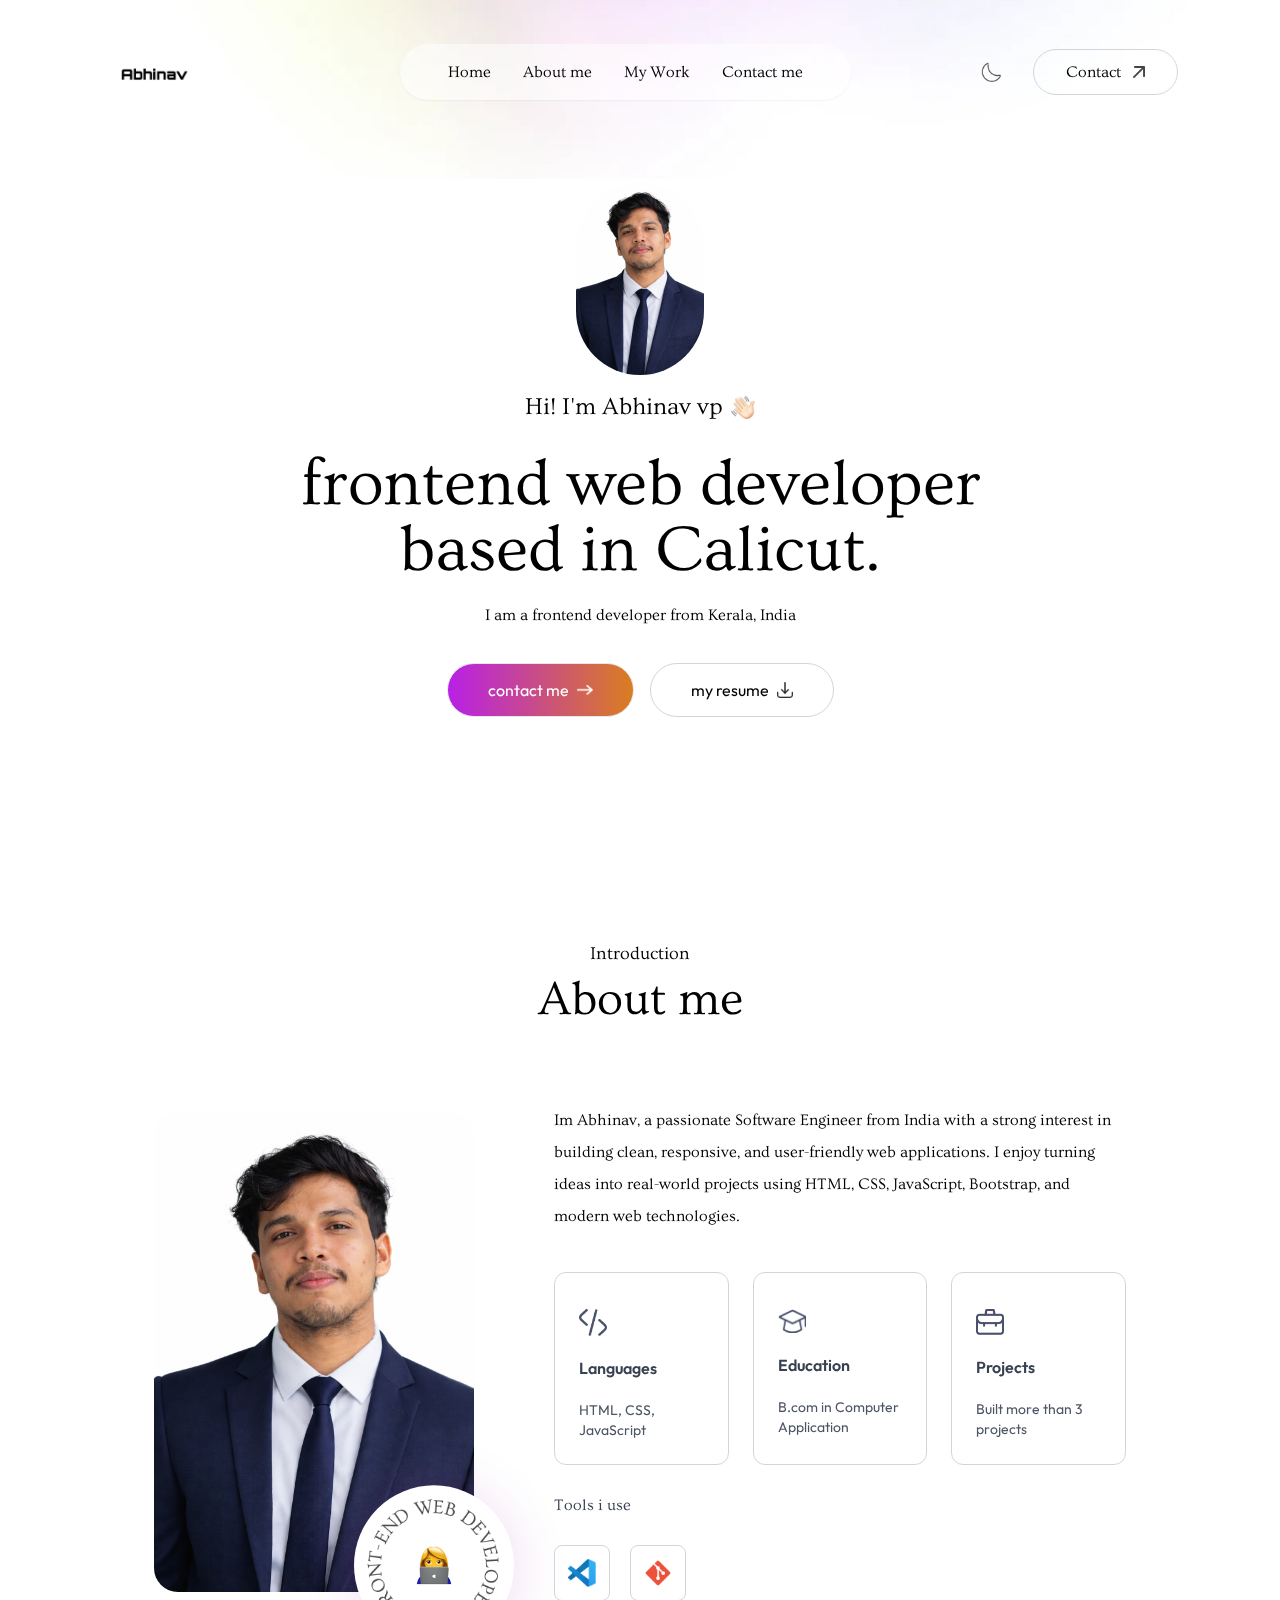
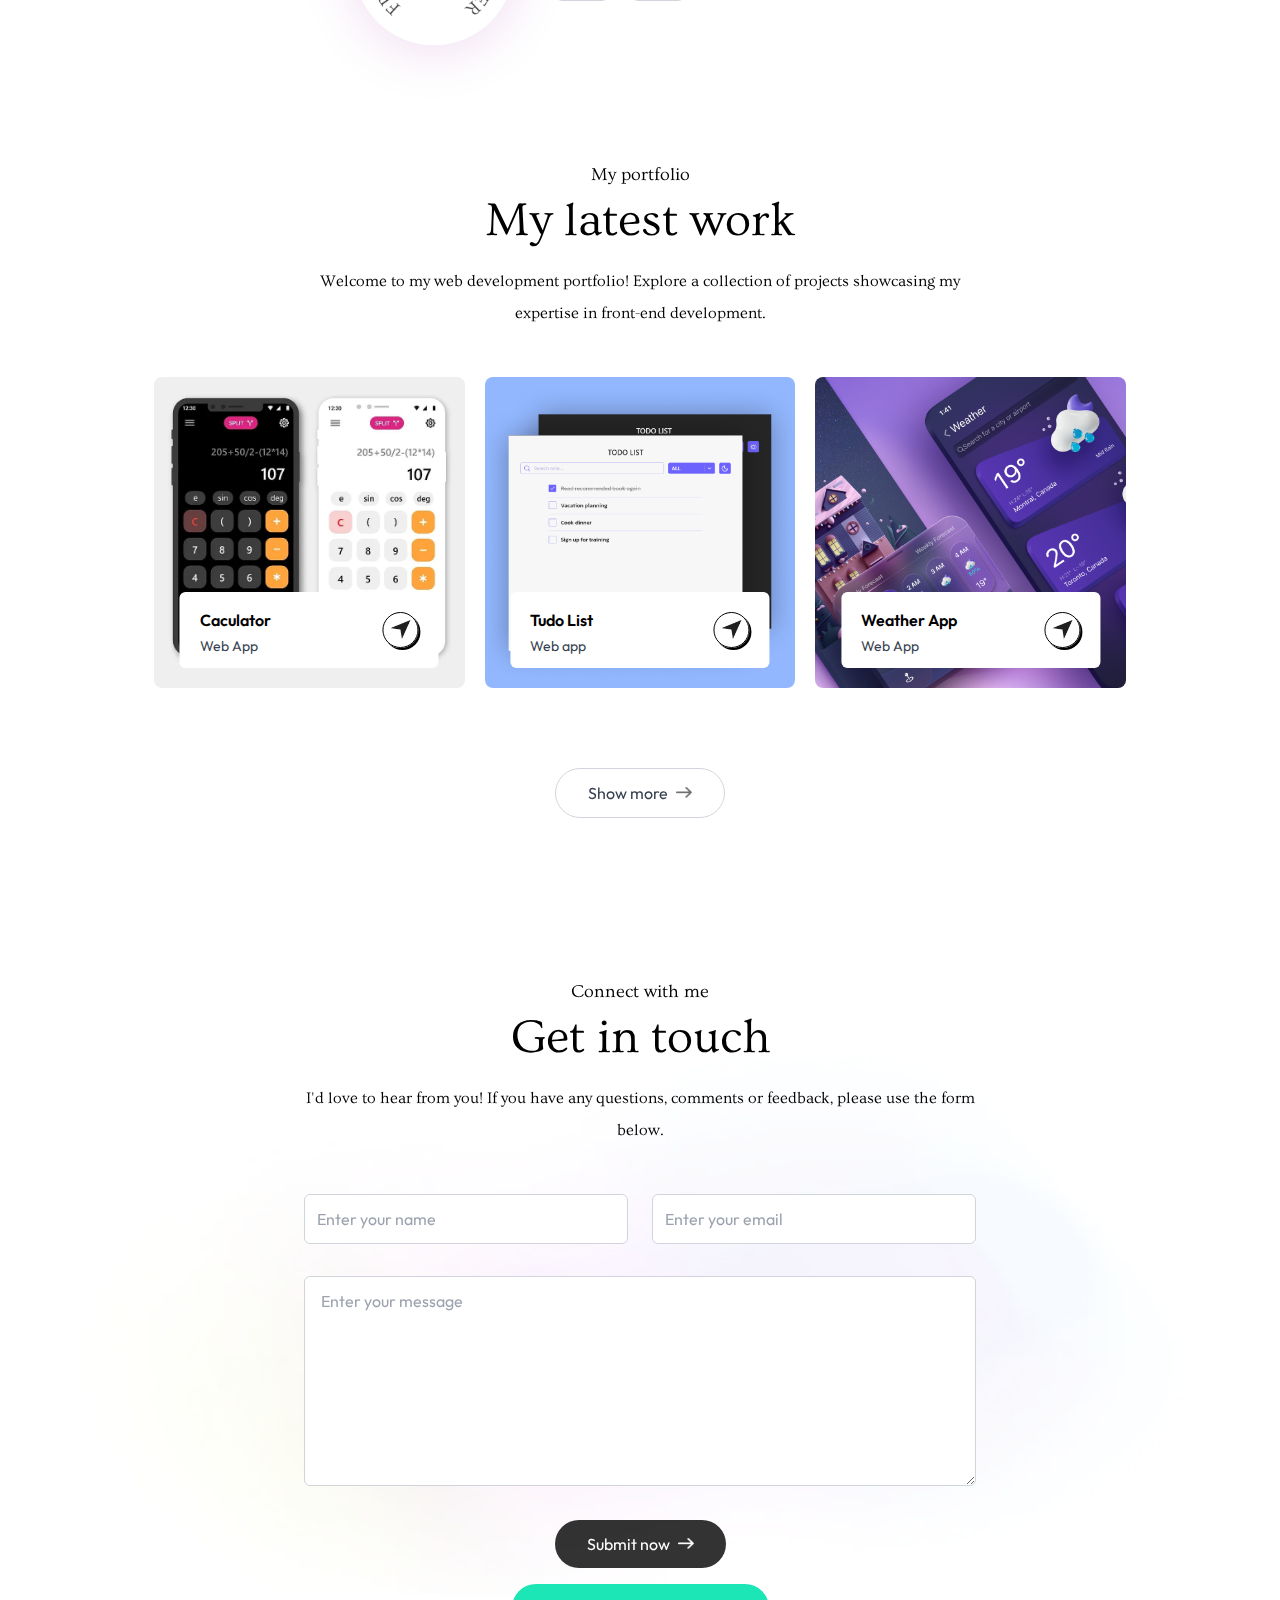
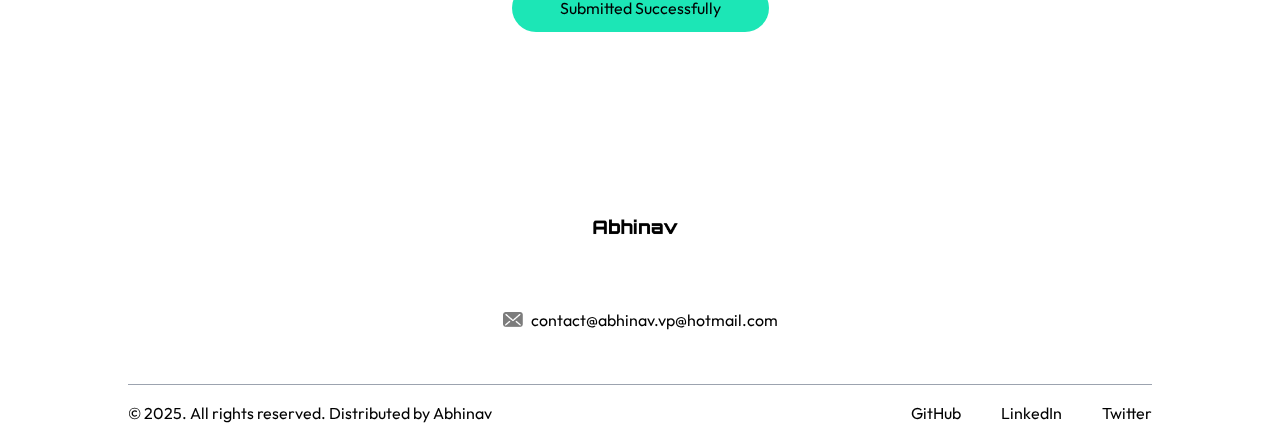
<file: index.html>
<!DOCTYPE html>
<html lang="en">

<head>
    <meta charset="UTF-8">
    <meta name="viewport" content="width=device-width, initial-scale=1.0">
    <title>Abhinav Portfolio - PrebuiltUI</title>
    <link rel="icon" href="./assets/fav icon.svg">
    <link rel="stylesheet" href="./output.css">
    <link rel="stylesheet" href="./input.css">
    <link rel="shortcut icon" href="./assets/favicon.ico" type="image/x-icon">
    <link rel="preconnect" href="https://fonts.googleapis.com">
    <link rel="preconnect" href="https://fonts.gstatic.com" crossorigin>
    <link href="https://fonts.googleapis.com/css2?family=Outfit:wght@100..900&family=Ovo&display=swap" rel="stylesheet">
</head>

<body class="font-Outfit leading-8 dark:bg-darkTheme dark:text-white">
    <div class="fixed top-0 right-0 w-11/12 -z-10 translate-y-[-80%] dark:hidden">
        <img src="./assets/header-bg-color.png" alt="" class="w-full" />
    </div>

    <nav id="navbar" class="w-full fixed px-5 lg:px-8 xl:px-[8%] py-4 flex items-center justify-between z-50">
        <p class="bg-white bg-opacity-50 backdrop-blur-lg shadow-sm dark:bg-darkTheme dark:shadow-white/20 sr-only">
            Hidden</p>
        <a href="#!">
            <img src="assets/Untitled_Project-removebg-preview.png" alt="Logo"
                class="w-28 cursor-pointer mr-14 dark:hidden" />
            <img src="assets/abhi_logo-removebg-preview.png" alt="Logo"
                class="w-28 cursor-pointer mr-14 hidden dark:block" />
        </a>

        <ul id="navLink"
            class="hidden md:flex items-center gap-6 lg:gap-8 rounded-full px-12 py-3 bg-white shadow-sm bg-opacity-50 font-Ovo dark:border dark:border-white/30 dark:bg-transparent ">
            <li><a class='hover:text-gray-500 dark:hover:text-gray-300 transition' href="#top">Home</a></li>
            <li><a class='hover:text-gray-500 dark:hover:text-gray-300 transition' href="#about">About me</a></li>
            <!-- <li><a class='hover:text-gray-500 dark:hover:text-gray-300 transition' href="#services">Services</a></li> -->
            <li><a class='hover:text-gray-500 dark:hover:text-gray-300 transition' href="#work">My Work</a></li>
            <li><a class='hover:text-gray-500 dark:hover:text-gray-300 transition' href="#contact">Contact me</a></li>
        </ul>

        <div class="flex items-center gap-4">
            <button onclick="toggleTheme()">
                <img src="./assets/moon_icon.png" alt="" class="w-5 dark:hidden" />
                <img src="./assets/sun_icon.png" alt="" class="w-5 hidden dark:block" />
            </button>

            <a href="#contact"
                class="hidden lg:flex items-center gap-3 px-8 py-1.5 border border-gray-300 hover:bg-slate-100/70 dark:hover:bg-darkHover rounded-full ml-4 font-Ovo dark:border-white/30">
                Contact
                <img src="./assets/arrow-icon.png" alt="" class="w-3 dark:hidden" />
                <img src="./assets/arrow-icon-dark.png" alt="" class="w-3 hidden dark:block" />
            </a>

            <button class="block md:hidden ml-3" onclick="openMenu()">
                <img src="./assets/menu-black.png" alt="" class="w-6 dark:hidden" />
                <img src="./assets/menu-white.png" alt="" class="w-6 hidden dark:block" />
            </button>

        </div>
        <!-- ----- mobile menu ------ -->
        <ul id="mobileMenu"
            class="flex md:hidden flex-col gap-4 py-20 px-10 fixed -right-64 top-0 bottom-0 w-64 z-50 h-screen bg-rose-50 transition duration-500 font-Ovo dark:bg-darkHover dark:text-white">

            <div class="absolute right-6 top-6" onclick="closeMenu()">
                <img src="./assets/close-black.png" alt="" class="w-5 cursor-pointer dark:hidden" />
                <img src="./assets/close-white.png" alt="" class="w-5 cursor-pointer hidden dark:block" />
            </div>

            <li><a href="#top" onclick="closeMenu()">Home</a></li>
            <li><a href="#about" onclick="closeMenu()">About me</a></li>
            <!-- <li><a href="#services" onclick="closeMenu()">Services</a></li> -->
            <li><a href="#work" onclick="closeMenu()">My Work</a></li>
            <li><a href="#contact" onclick="closeMenu()">Contact me</a></li>
        </ul>
    </nav>

    <!-- ----- home section ------ -->
    <div class="w-11/12 max-w-3xl text-center mx-auto h-screen flex flex-col items-center justify-center gap-4">
        <img src="assets/abhiii.png" alt="" class="rounded-full w-32" />
        <h3 class="flex items-end gap-2 text-xl md:text-2xl mb-3 font-Ovo">
            Hi! I&apos;m Abhinav vp
            <img src="./assets/hand-icon.png" alt="" class="w-6 mb-1" />
        </h3>
        <h1 class="text-3xl sm:text-6xl lg:text-[66px] font-Ovo">frontend web developer based in Calicut.</h1>
        <p class="max-w-2xl mx-auto font-Ovo">I am a frontend developer from Kerala, India</p>

        <div class="flex flex-col sm:flex-row items-center gap-4 mt-4">
            <a href="#contact"
                class="px-10 py-2.5 border rounded-full bg-gradient-to-r from-[#b820e6] to-[#da7d20] text-white flex items-center gap-2 dark:border-transparent">
                contact me <img src="./assets/right-arrow-white.png" alt="" class="w-4" />
            </a>

            <a href="assets/resume_1752765584462/1771425324765-c7b6c7b6-2de1-4265-9c73-d01f02cf9621_1.png" download
                class="px-10 py-2.5 rounded-full border border-gray-300 dark:border-white/25 hover:bg-slate-100/70 dark:hover:bg-darkHover flex items-center gap-2 bg-white dark:bg-transparent dark:text-white">
                my resume <img src="./assets/download-icon.png" alt="" class="w-4 dark:invert" />
            </a>
        </div>
    </div>

    <!-- ----- about me section ------ -->
    <div id="about" class="w-full px-[12%] py-10 scroll-mt-20">
        <h4 class="text-center mb-2 text-lg font-Ovo">Introduction</h4>
        <h2 class="text-center text-5xl font-Ovo">About me</h2>
        <div class="flex w-full flex-col lg:flex-row items-center gap-20 my-20">
            <div class="max-w-max mx-auto relative"><img src="assets/abhiii.png" alt=""
                    class="w-64 sm:w-80 rounded-3xl max-w-none">
                <div
                    class="bg-white w-1/2 aspect-square absolute right-0 bottom-0 rounded-full translate-x-1/4 translate-y-1/3 shadow-[0_4px_55px_rgba(149,0,162,0.15)] flex items-center justify-center">
                    <img src="./assets/circular-text.png" alt="" class="w-full animate-spin_slow">
                    <img src="./assets/dev-icon.png" alt=""
                        class="w-1/4 absolute top-1/2 left-1/2 -translate-x-1/2 -translate-y-1/2">
                </div>
            </div>
            <div class="flex-1">
                <p class="mb-10 max-w-2xl font-Ovo">Im Abhinav, a passionate Software Engineer from India with a strong
                    interest in building clean, responsive, and user-friendly web applications. I enjoy turning ideas
                    into real-world projects using HTML, CSS, JavaScript, Bootstrap, and modern web technologies.</p>
                <ul class="grid grid-cols-1 sm:grid-cols-3 gap-6 max-w-2xl">
                    <li
                        class="border border-gray-300 dark:border-white/30 rounded-xl p-6 cursor-pointer hover:bg-lightHover hover:-translate-y-1 duration-500 hover:shadow-black dark:hover:shadow-white/80 dark:hover:bg-darkHover/50">
                        <img src="./assets/code-icon.png" alt="" class="w-7 mt-3 dark:hidden"><img
                            src="./assets/code-icon-dark.png" alt="" class="w-7 mt-3 hidden dark:block">
                        <h3 class="my-4 font-semibold text-gray-700 dark:text-white">Languages</h3>
                        <p class="text-gray-600 text-sm dark:text-white/80">HTML, CSS, JavaScript </p>
                    </li>
                    <li
                        class="border border-gray-300 dark:border-white/30 rounded-xl p-6 cursor-pointer hover:bg-lightHover hover:-translate-y-1 duration-500 hover:shadow-black dark:hover:shadow-white/80 dark:hover:bg-darkHover/50">
                        <img src="./assets/edu-icon.png" alt="" class="w-7 mt-3 dark:hidden"><img
                            src="./assets/edu-icon-dark.png" alt="" class="w-7 mt-3 hidden dark:block">
                        <h3 class="my-4 font-semibold text-gray-700 dark:text-white">Education</h3>
                        <p class="text-gray-600 text-sm dark:text-white/80">B.com in Computer Application</p>
                    </li>
                    <li
                        class="border border-gray-300 dark:border-white/30 rounded-xl p-6 cursor-pointer hover:bg-lightHover hover:-translate-y-1 duration-500 hover:shadow-black dark:hover:shadow-white/80 dark:hover:bg-darkHover/50">
                        <img src="./assets/project-icon.png" alt="" class="w-7 mt-3 dark:hidden"><img
                            src="./assets/project-icon-dark.png" alt="" class="w-7 mt-3 hidden dark:block">
                        <h3 class="my-4 font-semibold text-gray-700 dark:text-white">Projects</h3>
                        <p class="text-gray-600 text-sm dark:text-white/80">Built more than 3 projects</p>
                    </li>
                </ul>
                <h4 class="my-6 text-gray-700 font-Ovo dark:text-white/80">Tools i use</h4>
                <ul class="flex items-center gap-3 sm:gap-5">
                    <li
                        class="flex items-center justify-center w-12 sm:w-14 aspect-square border border-gray-300 dark:border-white/30 rounded-lg cursor-pointer hover:-translate-y-1 duration-500">
                        <img src="./assets/vscode.png" alt="vscode" class="w-5 sm:w-7">
                    </li>
                    <!-- <li
                        class="flex items-center justify-center w-12 sm:w-14 aspect-square border border-gray-300 dark:border-white/30 rounded-lg cursor-pointer hover:-translate-y-1 duration-500">
                        <img src="./assets/firebase.png" alt="firebase" class="w-5 sm:w-7">
                    </li>
                    <li
                        class="flex items-center justify-center w-12 sm:w-14 aspect-square border border-gray-300 dark:border-white/30 rounded-lg cursor-pointer hover:-translate-y-1 duration-500">
                        <img src="./assets/mongodb.png" alt="mongodb" class="w-5 sm:w-7">
                    </li>
                    <li
                        class="flex items-center justify-center w-12 sm:w-14 aspect-square border border-gray-300 dark:border-white/30 rounded-lg cursor-pointer hover:-translate-y-1 duration-500">
                        <img src="./assets/figma.png" alt="figma" class="w-5 sm:w-7">
                    </li> -->
                    <li
                        class="flex items-center justify-center w-12 sm:w-14 aspect-square border border-gray-300 dark:border-white/30 rounded-lg cursor-pointer hover:-translate-y-1 duration-500">
                        <img src="./assets/git.png" alt="git" class="w-5 sm:w-7">
                    </li>
                </ul>
            </div>
        </div>
    </div>

    <!-- My Work Section -->
    <div id="work" class="w-full px-[12%] py-10 scroll-mt-20">
        <h4 class="text-center mb-2 text-lg font-Ovo">My portfolio</h4>
        <h2 class="text-center text-5xl font-Ovo">My latest work</h2>
        <p class="text-center max-w-2xl mx-auto mt-5 mb-12 font-Ovo">Welcome to my web development portfolio! Explore a
            collection of projects showcasing my expertise in front-end development.</p>
        <div class="grid grid-cols-auto my-10 gap-5 dark:text-black">
            <div class="aspect-square bg-no-repeat bg-cover bg-center rounded-lg relative cursor-pointer group"
                style="background-image: url('assets/calc.webp');">
                <div
                    class="bg-white w-10/12 rounded-md absolute bottom-5 left-1/2 -translate-x-1/2 py-3 px-5 flex items-center justify-between duration-500 group-hover:bottom-7">
                    <div>
                        <h2 class="font-semibold">Caculator</h2>
                        <p class="text-sm text-gray-700">Web App</p>
                    </div>
                    <div
                        class="border rounded-full border-black w-9 aspect-square flex items-center justify-center shadow-[2px_2px_0_#000] group-hover:bg-lime-300 transition">
                        <img src="./assets/send-icon.png" alt="" class="w-5">
                    </div>
                </div>
            </div>
            <div class="aspect-square bg-no-repeat bg-cover bg-center rounded-lg relative cursor-pointer group"
                style="background-image: url('assets/tudo.png');">
                <div
                    class="bg-white w-10/12 rounded-md absolute bottom-5 left-1/2 -translate-x-1/2 py-3 px-5 flex items-center justify-between duration-500 group-hover:bottom-7">
                    <div>
                        <h2 class="font-semibold">Tudo List</h2>
                        <p class="text-sm text-gray-700">Web app</p>
                    </div>
                    <div
                        class="border rounded-full border-black w-9 aspect-square flex items-center justify-center shadow-[2px_2px_0_#000] group-hover:bg-lime-300 transition">
                        <img src="./assets/send-icon.png" alt="" class="w-5">
                    </div>
                </div>
            </div>
            <div class="aspect-square bg-no-repeat bg-cover bg-center rounded-lg relative cursor-pointer group"
                style="background-image: url('assets/whethu.png');">
                <div
                    class="bg-white w-10/12 rounded-md absolute bottom-5 left-1/2 -translate-x-1/2 py-3 px-5 flex items-center justify-between duration-500 group-hover:bottom-7">
                    <div>
                        <h2 class="font-semibold">Weather App</h2>
                        <p class="text-sm text-gray-700">Web App</p>
                    </div>
                    <div
                        class="border rounded-full border-black w-9 aspect-square flex items-center justify-center shadow-[2px_2px_0_#000] group-hover:bg-lime-300 transition">
                        <img src="./assets/send-icon.png" alt="" class="w-5">
                    </div>
                </div>
            </div>
            <!-- <div class="aspect-square bg-no-repeat bg-cover bg-center rounded-lg relative cursor-pointer group"
                style="background-image: url('./assets/work-4.png');">
                <div
                    class="bg-white w-10/12 rounded-md absolute bottom-5 left-1/2 -translate-x-1/2 py-3 px-5 flex items-center justify-between duration-500 group-hover:bottom-7">
                    <div>
                        <h2 class="font-semibold">UI/UX designing</h2>
                        <p class="text-sm text-gray-700">UI/UX Design</p>
                    </div>
                    <div
                        class="border rounded-full border-black w-9 aspect-square flex items-center justify-center shadow-[2px_2px_0_#000] group-hover:bg-lime-300 transition">
                        <img src="./assets/send-icon.png" alt="" class="w-5">
                    </div>
                </div>
            </div> -->
        </div><a href="#"
            class="w-max flex items-center justify-center gap-2 text-gray-700 border border-gray-300 dark:border-white/25 hover:bg-slate-100/70 dark:hover:bg-darkHover rounded-full py-2 px-8 mx-auto my-20 duration-300 dark:text-white">Show
            more<img src="./assets/right-arrow-bold.png" alt="" class="w-4 dark:hidden"><img
                src="./assets/right-arrow-bold-dark.png" alt="" class="w-4 hidden dark:block"></a>
    </div>

    <!-- Contact me section -->
    <div id="contact"
        class="w-full px-[12%] py-10 scroll-mt-20 bg-[url('./assets/footer-bg-color.png')] bg-no-repeat bg-[length:90%_auto] bg-center dark:bg-none">
        <h4 class="text-center mb-2 text-lg font-Ovo">Connect with me</h4>
        <h2 class="text-center text-5xl font-Ovo">Get in touch</h2>
        <p class="text-center max-w-2xl mx-auto mt-5 mb-12 font-Ovo">I'd love to hear from you! If you have any
            questions, comments or feedback, please use the form below.
        </p>
        <form id="contact-form" class="max-w-2xl mx-auto" method="post"
            action="https://script.google.com/macros/s/AKfycbwqVNPyq_sUIrGPXJdz6p_hZ4DJvDM8lQ9R4HPqZzEyAhGa1ceNPimAtCTIg94eQtRm/exec">
            <!-- <input type="hidden" name="subject" value="Abhinav vp - New form Submission"> -->
            <div class="grid grid-cols-auto gap-6 mt-10 mb-8">
                <input type="text" placeholder="Enter your name"
                    class="flex-1 px-3 py-2 focus:ring-1 outline-none border  border-gray-300 dark:border-white/30 rounded-md bg-white dark:bg-darkHover/30"
                    ] required="" name="name">
                <input type="email" placeholder="Enter your email" ]
                    class="flex-1 px-3 py-2 focus:ring-1 outline-none border border-gray-300 dark:border-white/30 rounded-md bg-white dark:bg-darkHover/30"
                    required="" name="email">
            </div>
            <textarea rows="6" placeholder="Enter your message"
                class="w-full px-4 py-2 focus:ring-1 outline-none border border-gray-300 dark:border-white/30 rounded-md bg-white mb-6 dark:bg-darkHover/30"
                required="" name="message"></textarea>
            <button type="submit"
                class="py-2 px-8 w-max flex items-center justify-between gap-2 bg-black/80 text-white rounded-full mx-auto hover:bg-black duration-500 dark:bg-transparent dark:border dark:border-white/30 dark:hover:bg-darkHover">
                Submit now
                <img src="./assets/right-arrow-white.png" alt="" class="w-4">
            </button>
            <p class="mt-4"></p>
        </form>


        <div id="toast-simple"
            class="flex items-center w-full max-w-sm p-4 rounded-base "
            role="alert"> 
             
            <!-- <div 
                class="py-2 px-12 w-max items-center  mx-auto  border-black rounded-full   bg-neutral-primary-soft  ">
                Submitted Succesfully    
            </div> -->
            <div
             class="py-2 px-12 w-max items-center mx-auto bg-green-50 text-black rounded-full bg-neutral-primary-soft">
    Submitted Successfully
</div>

        </div>

    </div>

    <!-- Footer -->
    <div class="mt-20">
        <div class="text-center">
            <a href="#!">
                <img src="assets/Untitled_Project-removebg-preview.png" alt=""
                    class="w-36 mx-auto mb-2 dark:hidden">
                <img src="assets/abhi_logo-removebg-preview.png" alt=""
                    class="w-36 mx-auto mb-2 hidden dark:block">
            </a>
            <div class="w-max flex items-center gap-2 mx-auto">
                <img src="./assets/mail_icon.png" alt="" class="w-5 dark:hidden">
                <img src="./assets/mail_icon_dark.png" alt="" class="w-5 hidden dark:block">
                <a href="#!">contact@abhinav.vp@hotmail.com</a>
            </div>
        </div>
        <div class="text-center sm:flex items-center justify-between border-t border-gray-400 mx-[10%] mt-12 py-3">
            <p>© 2025. All rights reserved. Distributed
                by Abhinav</p>
            <ul class="flex items-center gap-10 justify-center mt-4 sm:mt-0">
                <li><a target="_blank" href="//github.com/Abhinav-vp">GitHub</a></li>
                <li><a target="_blank" href="https://www.linkedin.com/in/%E1%B4%80%CA%99%CA%9C%C9%AA%C9%B4%E1%B4%80%E1%B4%A0-vp-38393a3b1/

">LinkedIn</a></li>
                <li><a target="_blank" href="https://x.com/Vp0001897034508">Twitter</a></li>
            </ul>
        </div>
    </div>

    <script src="./script.js"></script>

</body>

</html>
</file>
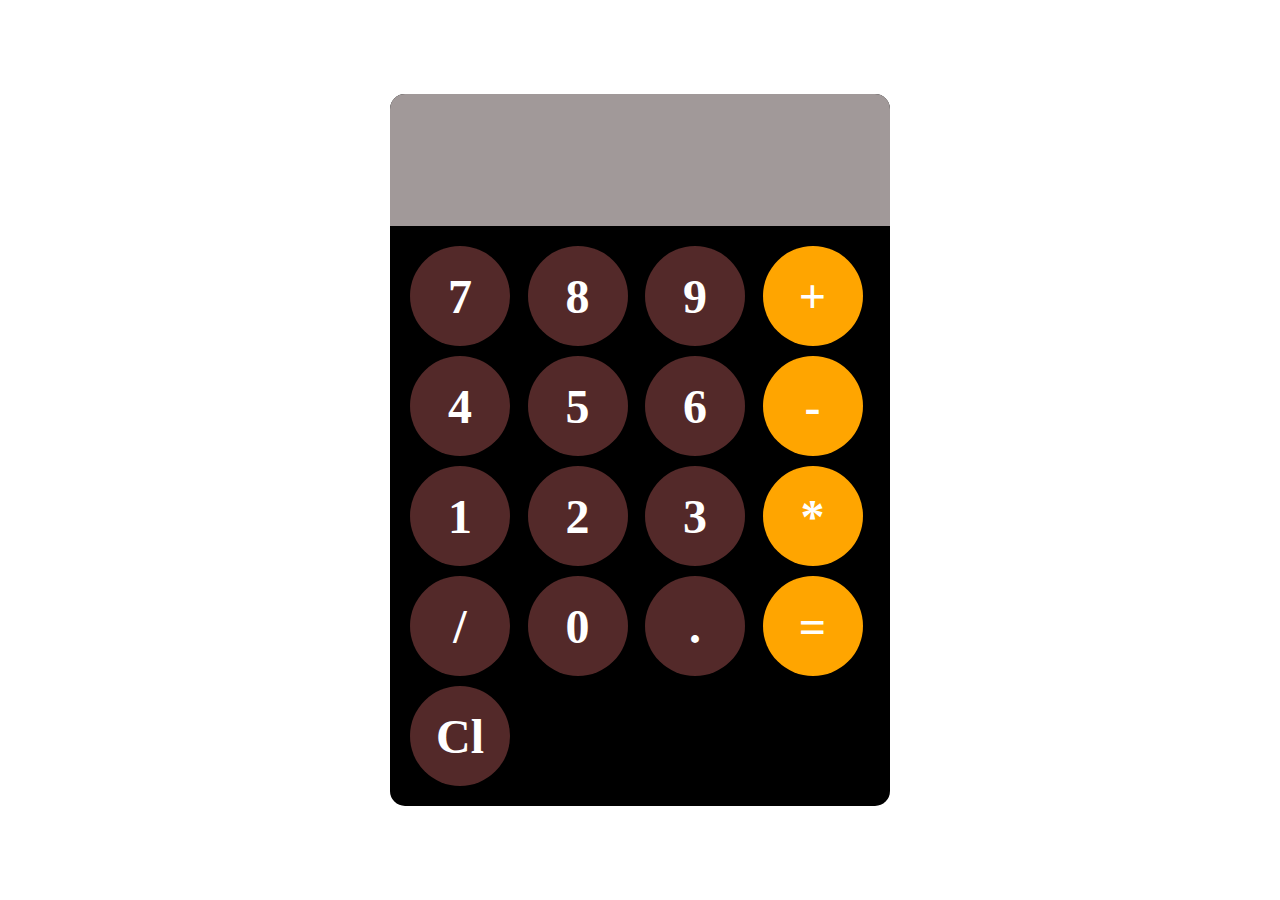
<file: assets/Calculator.html>
<!DOCTYPE html>
<html lang="en">
<head>
    <meta charset="UTF-8">
    <meta name="viewport" content="width=device-width, initial-scale=1.0">
    <title>Document</title>
    <link rel="stylesheet" href="calc.css">
</head>
<body>
    <div id="Calculator">

        <input id="display"readonly>
        <div id="keys">
            <button onclick="appendToDisplay('7')">7</button>
            <button onclick="appendToDisplay('8')">8</button>
            <button onclick="appendToDisplay('9')">9</button>
            <button onclick="appendToDisplay('+')" class="btn-operator">+</button>
            <button onclick="appendToDisplay('4')">4</button>
            <button onclick="appendToDisplay('5')">5</button>
            <button onclick="appendToDisplay('6')">6</button>
            <button onclick="appendToDisplay('-')"class="btn-operator">-</button>
            <button onclick="appendToDisplay('1')">1</button>
            <button onclick="appendToDisplay('2')">2</button>
            <button onclick="appendToDisplay('3')">3</button>
            <button onclick="appendToDisplay('*')"class="btn-operator">*</button>
            <button onclick="appendToDisplay('/')">/</button>
            <button onclick="appendToDisplay('0')">0</button>
            <button onclick="appendToDisplay('.')">.</button>
            <button onclick="calculte()"class="btn-operator">=</button>
            <button onclick="clearDisplay()">Cl</button>
            
        </div>

    </div>
    <script src="calc.js"></script>
</body>
</html>
</file>
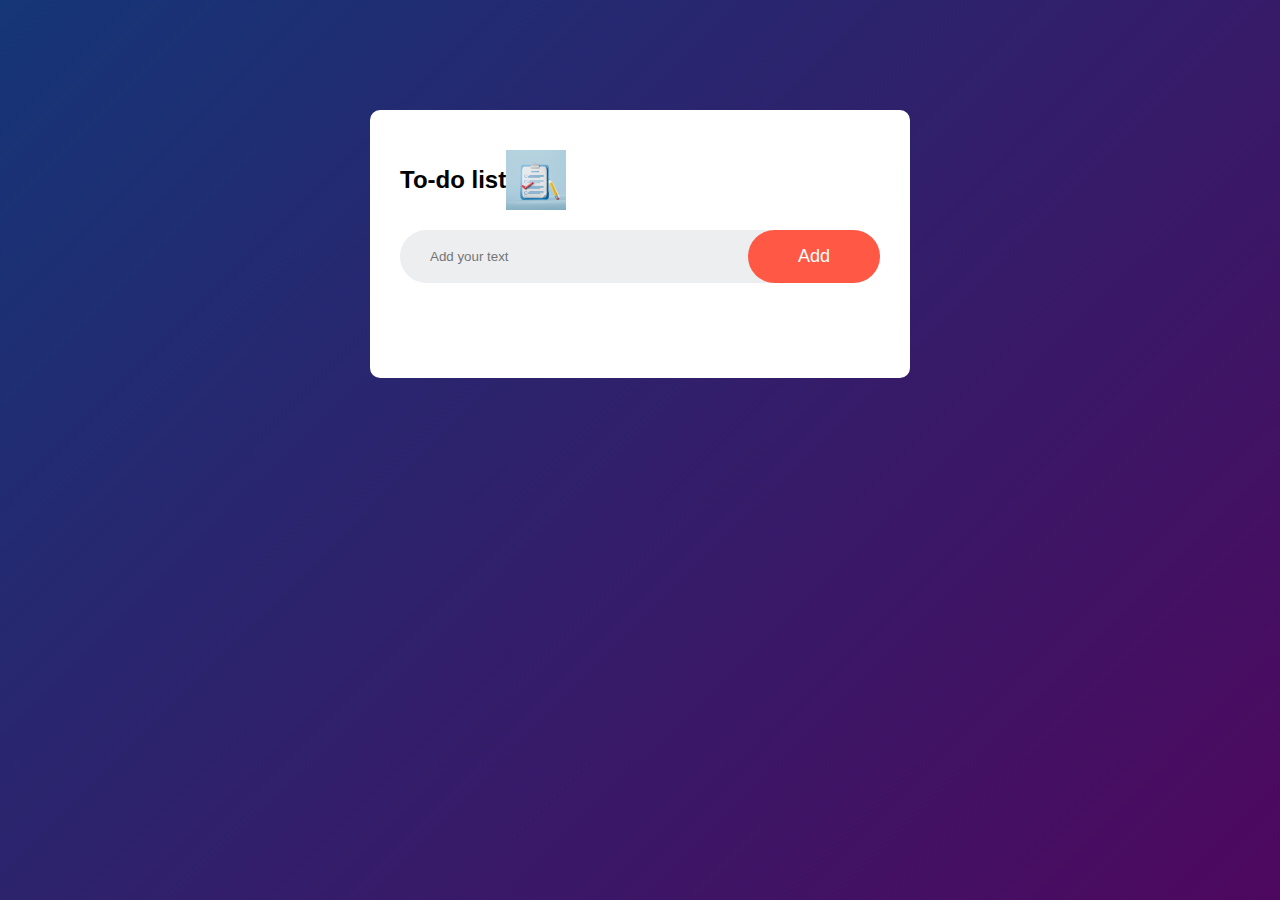
<file: assets/todo.html>
<!DOCTYPE html>
<html lang="en">
<head>
    <meta charset="UTF-8">
    <meta name="viewport" content="width=device-width, initial-scale=1.0">
    <title>To-do List</title>
    <link rel="stylesheet" href="todo.css">
</head>
<body>
    <div class="container">
        <div class="todo">
        <h2>To-do list <img src="tudooo.avif"></h2>
        <div class="row">
            <input type="text" id="input-box" placeholder="Add your text">
            <button onclick="addTask(




            )">Add</button>
        </div>
        <ul id="list-container">
             <!-- <li class="checked">Task 1</li>
             <li>Task 2</li>
             <li>Task 3</li> -->
        </ul>
        </div>
    </div>
    <script src="todo.js"></script>
</body>
</html>
</file>
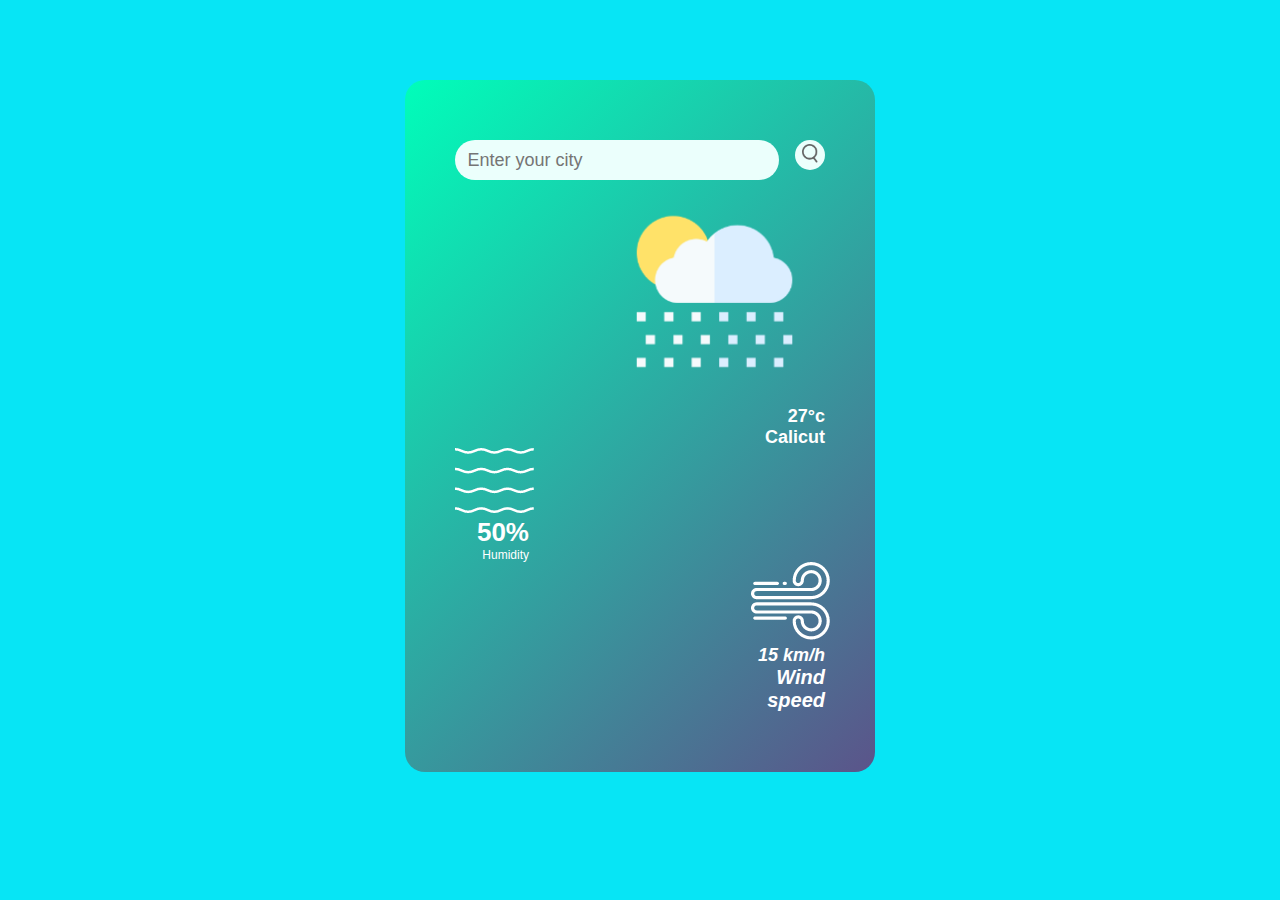
<file: assets/weather.html>
<!DOCTYPE html>
<html lang="en">
<head>
    <meta charset="UTF-8">
    <meta name="viewport" content="width=device-width, initial-scale=1.0">
    <title>Document</title>
    <link rel="stylesheet" href="weather.css">
</head>
<body>
    <div class="card">
        <div class="search">
            <input type="text" placeholder="Enter your city"
            spellcheck="false">
            <button><img src="weather-app-img (6)/images/search.png"></button>
        </div>
        <div class="weather">
            <img src="weather-app-img (6)/images/rain.png" class="weather-icon">
            <h1 class="temp">27°c</h1>
            <h2 class="city">Calicut</h2>
            <div class="details">
                <div class="col-1">
                    <img src="weather-app-img (6)/images/humidity.png">
                    <div>
                        <p class="humidity">50%</p>
                        <p>Humidity</p>
                    </div>
                </div>
                <div class="col-2">
                    <img src="weather-app-img (6)/images/wind.png">
                    <div>
                        <p class="wind">15 km/h</p>
                        <p>Wind speed</p>
                    </div>
                </div>
            </div>
        </div>
    </div>

    <script>
     const apiKey="b142d2927b23f15fd3fbb28b65670764";
     const apiUrl="https://api.openweathermap.org/data/2.5/weather?&units=metric&q=calicut"
     async function checkWeather() {
        const response =await fetch(apiUrl+`&appid=${apiKey}`);
        var data=await response.json();
        console.log(data);
        document.querySelector(".city").innerHTML=data.name;
         document.querySelector(".temp").innerHTML=data.main.temp;
          document.querySelector(".humidity").innerHTML=data.main.humidity;
           document.querySelector(".wind").innerHTML=data.wind.speed;
     }
     checkWeather();
    </script>
</body>
</html>
</file>
<file: output.css>
*,
::before,
::after {
  --tw-border-spacing-x: 0;
  --tw-border-spacing-y: 0;
  --tw-translate-x: 0;
  --tw-translate-y: 0;
  --tw-rotate: 0;
  --tw-skew-x: 0;
  --tw-skew-y: 0;
  --tw-scale-x: 1;
  --tw-scale-y: 1;
  --tw-pan-x: ;
  --tw-pan-y: ;
  --tw-pinch-zoom: ;
  --tw-scroll-snap-strictness: proximity;
  --tw-gradient-from-position: ;
  --tw-gradient-via-position: ;
  --tw-gradient-to-position: ;
  --tw-ordinal: ;
  --tw-slashed-zero: ;
  --tw-numeric-figure: ;
  --tw-numeric-spacing: ;
  --tw-numeric-fraction: ;
  --tw-ring-inset: ;
  --tw-ring-offset-width: 0px;
  --tw-ring-offset-color: #fff;
  --tw-ring-color: rgb(59 130 246 / 0.5);
  --tw-ring-offset-shadow: 0 0 #0000;
  --tw-ring-shadow: 0 0 #0000;
  --tw-shadow: 0 0 #0000;
  --tw-shadow-colored: 0 0 #0000;
  --tw-blur: ;
  --tw-brightness: ;
  --tw-contrast: ;
  --tw-grayscale: ;
  --tw-hue-rotate: ;
  --tw-invert: ;
  --tw-saturate: ;
  --tw-sepia: ;
  --tw-drop-shadow: ;
  --tw-backdrop-blur: ;
  --tw-backdrop-brightness: ;
  --tw-backdrop-contrast: ;
  --tw-backdrop-grayscale: ;
  --tw-backdrop-hue-rotate: ;
  --tw-backdrop-invert: ;
  --tw-backdrop-opacity: ;
  --tw-backdrop-saturate: ;
  --tw-backdrop-sepia: ;
  --tw-contain-size: ;
  --tw-contain-layout: ;
  --tw-contain-paint: ;
  --tw-contain-style: ;
}

::backdrop {
  --tw-border-spacing-x: 0;
  --tw-border-spacing-y: 0;
  --tw-translate-x: 0;
  --tw-translate-y: 0;
  --tw-rotate: 0;
  --tw-skew-x: 0;
  --tw-skew-y: 0;
  --tw-scale-x: 1;
  --tw-scale-y: 1;
  --tw-pan-x: ;
  --tw-pan-y: ;
  --tw-pinch-zoom: ;
  --tw-scroll-snap-strictness: proximity;
  --tw-gradient-from-position: ;
  --tw-gradient-via-position: ;
  --tw-gradient-to-position: ;
  --tw-ordinal: ;
  --tw-slashed-zero: ;
  --tw-numeric-figure: ;
  --tw-numeric-spacing: ;
  --tw-numeric-fraction: ;
  --tw-ring-inset: ;
  --tw-ring-offset-width: 0px;
  --tw-ring-offset-color: #fff;
  --tw-ring-color: rgb(59 130 246 / 0.5);
  --tw-ring-offset-shadow: 0 0 #0000;
  --tw-ring-shadow: 0 0 #0000;
  --tw-shadow: 0 0 #0000;
  --tw-shadow-colored: 0 0 #0000;
  --tw-blur: ;
  --tw-brightness: ;
  --tw-contrast: ;
  --tw-grayscale: ;
  --tw-hue-rotate: ;
  --tw-invert: ;
  --tw-saturate: ;
  --tw-sepia: ;
  --tw-drop-shadow: ;
  --tw-backdrop-blur: ;
  --tw-backdrop-brightness: ;
  --tw-backdrop-contrast: ;
  --tw-backdrop-grayscale: ;
  --tw-backdrop-hue-rotate: ;
  --tw-backdrop-invert: ;
  --tw-backdrop-opacity: ;
  --tw-backdrop-saturate: ;
  --tw-backdrop-sepia: ;
  --tw-contain-size: ;
  --tw-contain-layout: ;
  --tw-contain-paint: ;
  --tw-contain-style: ;
}

/*
! tailwindcss v3.4.17 | MIT License | https://tailwindcss.com
*/

/*
1. Prevent padding and border from affecting element width. (https://github.com/mozdevs/cssremedy/issues/4)
2. Allow adding a border to an element by just adding a border-width. (https://github.com/tailwindcss/tailwindcss/pull/116)
*/

*,
::before,
::after {
  box-sizing: border-box;
  /* 1 */
  border-width: 0;
  /* 2 */
  border-style: solid;
  /* 2 */
  border-color: #e5e7eb;
  /* 2 */
}

::before,
::after {
  --tw-content: '';
}

/*
1. Use a consistent sensible line-height in all browsers.
2. Prevent adjustments of font size after orientation changes in iOS.
3. Use a more readable tab size.
4. Use the user's configured `sans` font-family by default.
5. Use the user's configured `sans` font-feature-settings by default.
6. Use the user's configured `sans` font-variation-settings by default.
7. Disable tap highlights on iOS
*/

html,
:host {
  line-height: 1.5;
  /* 1 */
  -webkit-text-size-adjust: 100%;
  /* 2 */
  -moz-tab-size: 4;
  /* 3 */
  -o-tab-size: 4;
  tab-size: 4;
  /* 3 */
  font-family: ui-sans-serif, system-ui, sans-serif, "Apple Color Emoji", "Segoe UI Emoji", "Segoe UI Symbol", "Noto Color Emoji";
  /* 4 */
  font-feature-settings: normal;
  /* 5 */
  font-variation-settings: normal;
  /* 6 */
  -webkit-tap-highlight-color: transparent;
  /* 7 */
}

/*
1. Remove the margin in all browsers.
2. Inherit line-height from `html` so users can set them as a class directly on the `html` element.
*/

body {
  margin: 0;
  /* 1 */
  line-height: inherit;
  /* 2 */
}

/*
1. Add the correct height in Firefox.
2. Correct the inheritance of border color in Firefox. (https://bugzilla.mozilla.org/show_bug.cgi?id=190655)
3. Ensure horizontal rules are visible by default.
*/

hr {
  height: 0;
  /* 1 */
  color: inherit;
  /* 2 */
  border-top-width: 1px;
  /* 3 */
}

/*
Add the correct text decoration in Chrome, Edge, and Safari.
*/

abbr:where([title]) {
  -webkit-text-decoration: underline dotted;
  text-decoration: underline dotted;
}

/*
Remove the default font size and weight for headings.
*/

h1,
h2,
h3,
h4,
h5,
h6 {
  font-size: inherit;
  font-weight: inherit;
}

/*
Reset links to optimize for opt-in styling instead of opt-out.
*/

a {
  color: inherit;
  text-decoration: inherit;
}

/*
Add the correct font weight in Edge and Safari.
*/

b,
strong {
  font-weight: bolder;
}

/*
1. Use the user's configured `mono` font-family by default.
2. Use the user's configured `mono` font-feature-settings by default.
3. Use the user's configured `mono` font-variation-settings by default.
4. Correct the odd `em` font sizing in all browsers.
*/

code,
kbd,
samp,
pre {
  font-family: ui-monospace, SFMono-Regular, Menlo, Monaco, Consolas, "Liberation Mono", "Courier New", monospace;
  /* 1 */
  font-feature-settings: normal;
  /* 2 */
  font-variation-settings: normal;
  /* 3 */
  font-size: 1em;
  /* 4 */
}

/*
Add the correct font size in all browsers.
*/

small {
  font-size: 80%;
}

/*
Prevent `sub` and `sup` elements from affecting the line height in all browsers.
*/

sub,
sup {
  font-size: 75%;
  line-height: 0;
  position: relative;
  vertical-align: baseline;
}

sub {
  bottom: -0.25em;
}

sup {
  top: -0.5em;
}

/*
1. Remove text indentation from table contents in Chrome and Safari. (https://bugs.chromium.org/p/chromium/issues/detail?id=999088, https://bugs.webkit.org/show_bug.cgi?id=201297)
2. Correct table border color inheritance in all Chrome and Safari. (https://bugs.chromium.org/p/chromium/issues/detail?id=935729, https://bugs.webkit.org/show_bug.cgi?id=195016)
3. Remove gaps between table borders by default.
*/

table {
  text-indent: 0;
  /* 1 */
  border-color: inherit;
  /* 2 */
  border-collapse: collapse;
  /* 3 */
}

/*
1. Change the font styles in all browsers.
2. Remove the margin in Firefox and Safari.
3. Remove default padding in all browsers.
*/

button,
input,
optgroup,
select,
textarea {
  font-family: inherit;
  /* 1 */
  font-feature-settings: inherit;
  /* 1 */
  font-variation-settings: inherit;
  /* 1 */
  font-size: 100%;
  /* 1 */
  font-weight: inherit;
  /* 1 */
  line-height: inherit;
  /* 1 */
  letter-spacing: inherit;
  /* 1 */
  color: inherit;
  /* 1 */
  margin: 0;
  /* 2 */
  padding: 0;
  /* 3 */
}

/*
Remove the inheritance of text transform in Edge and Firefox.
*/

button,
select {
  text-transform: none;
}

/*
1. Correct the inability to style clickable types in iOS and Safari.
2. Remove default button styles.
*/

button,
input:where([type='button']),
input:where([type='reset']),
input:where([type='submit']) {
  -webkit-appearance: button;
  /* 1 */
  background-color: transparent;
  /* 2 */
  background-image: none;
  /* 2 */
}

/*
Use the modern Firefox focus style for all focusable elements.
*/

:-moz-focusring {
  outline: auto;
}

/*
Remove the additional `:invalid` styles in Firefox. (https://github.com/mozilla/gecko-dev/blob/2f9eacd9d3d995c937b4251a5557d95d494c9be1/layout/style/res/forms.css#L728-L737)
*/

:-moz-ui-invalid {
  box-shadow: none;
}

/*
Add the correct vertical alignment in Chrome and Firefox.
*/

progress {
  vertical-align: baseline;
}

/*
Correct the cursor style of increment and decrement buttons in Safari.
*/

::-webkit-inner-spin-button,
::-webkit-outer-spin-button {
  height: auto;
}

/*
1. Correct the odd appearance in Chrome and Safari.
2. Correct the outline style in Safari.
*/

[type='search'] {
  -webkit-appearance: textfield;
  /* 1 */
  outline-offset: -2px;
  /* 2 */
}

/*
Remove the inner padding in Chrome and Safari on macOS.
*/

::-webkit-search-decoration {
  -webkit-appearance: none;
}

/*
1. Correct the inability to style clickable types in iOS and Safari.
2. Change font properties to `inherit` in Safari.
*/

::-webkit-file-upload-button {
  -webkit-appearance: button;
  /* 1 */
  font: inherit;
  /* 2 */
}

/*
Add the correct display in Chrome and Safari.
*/

summary {
  display: list-item;
}

/*
Removes the default spacing and border for appropriate elements.
*/

blockquote,
dl,
dd,
h1,
h2,
h3,
h4,
h5,
h6,
hr,
figure,
p,
pre {
  margin: 0;
}

fieldset {
  margin: 0;
  padding: 0;
}

legend {
  padding: 0;
}

ol,
ul,
menu {
  list-style: none;
  margin: 0;
  padding: 0;
}

/*
Reset default styling for dialogs.
*/

dialog {
  padding: 0;
}

/*
Prevent resizing textareas horizontally by default.
*/

textarea {
  resize: vertical;
}

/*
1. Reset the default placeholder opacity in Firefox. (https://github.com/tailwindlabs/tailwindcss/issues/3300)
2. Set the default placeholder color to the user's configured gray 400 color.
*/

input::-moz-placeholder,
textarea::-moz-placeholder {
  opacity: 1;
  /* 1 */
  color: #9ca3af;
  /* 2 */
}

input::placeholder,
textarea::placeholder {
  opacity: 1;
  /* 1 */
  color: #9ca3af;
  /* 2 */
}

/*
Set the default cursor for buttons.
*/

button,
[role="button"] {
  cursor: pointer;
}

/*
Make sure disabled buttons don't get the pointer cursor.
*/

:disabled {
  cursor: default;
}

/*
1. Make replaced elements `display: block` by default. (https://github.com/mozdevs/cssremedy/issues/14)
2. Add `vertical-align: middle` to align replaced elements more sensibly by default. (https://github.com/jensimmons/cssremedy/issues/14#issuecomment-634934210)
   This can trigger a poorly considered lint error in some tools but is included by design.
*/

img,
svg,
video,
canvas,
audio,
iframe,
embed,
object {
  display: block;
  /* 1 */
  vertical-align: middle;
  /* 2 */
}

/*
Constrain images and videos to the parent width and preserve their intrinsic aspect ratio. (https://github.com/mozdevs/cssremedy/issues/14)
*/

img,
video {
  max-width: 100%;
  height: auto;
}

/* Make elements with the HTML hidden attribute stay hidden by default */

[hidden]:where(:not([hidden="until-found"])) {
  display: none;
}

.sr-only {
  position: absolute;
  width: 1px;
  height: 1px;
  padding: 0;
  margin: -1px;
  overflow: hidden;
  clip: rect(0, 0, 0, 0);
  white-space: nowrap;
  border-width: 0;
}

.fixed {
  position: fixed;
}

.absolute {
  position: absolute;
}

.relative {
  position: relative;
}

.-right-64 {
  right: -16rem;
}

.bottom-0 {
  bottom: 0px;
}

.right-0 {
  right: 0px;
}

.right-6 {
  right: 1.5rem;
}

.top-0 {
  top: 0px;
}

.top-6 {
  top: 1.5rem;
}

.left-1\/2 {
  left: 50%;
}

.top-1\/2 {
  top: 50%;
}

.bottom-5 {
  bottom: 1.25rem;
}

.-z-10 {
  z-index: -10;
}

.z-50 {
  z-index: 50;
}

.mx-auto {
  margin-left: auto;
  margin-right: auto;
}

.my-20 {
  margin-top: 5rem;
  margin-bottom: 5rem;
}

.my-4 {
  margin-top: 1rem;
  margin-bottom: 1rem;
}

.my-6 {
  margin-top: 1.5rem;
  margin-bottom: 1.5rem;
}

.my-10 {
  margin-top: 2.5rem;
  margin-bottom: 2.5rem;
}

.mx-\[10\%\] {
  margin-left: 10%;
  margin-right: 10%;
}

.ml-3 {
  margin-left: 0.75rem;
}

.ml-4 {
  margin-left: 1rem;
}

.mr-14 {
  margin-right: 3.5rem;
}

.mb-1 {
  margin-bottom: 0.25rem;
}

.mb-3 {
  margin-bottom: 0.75rem;
}

.mt-4 {
  margin-top: 1rem;
}

.mb-10 {
  margin-bottom: 2.5rem;
}

.mb-2 {
  margin-bottom: 0.5rem;
}

.mt-3 {
  margin-top: 0.75rem;
}

.mb-12 {
  margin-bottom: 3rem;
}

.mt-5 {
  margin-top: 1.25rem;
}

.mb-6 {
  margin-bottom: 1.5rem;
}

.mb-8 {
  margin-bottom: 2rem;
}

.mt-10 {
  margin-top: 2.5rem;
}

.mt-12 {
  margin-top: 3rem;
}

.mt-20 {
  margin-top: 5rem;
}

.block {
  display: block;
}

.flex {
  display: flex;
}

.grid {
  display: grid;
}

.hidden {
  display: none;
}

.aspect-square {
  aspect-ratio: 1 / 1;
}

.h-screen {
  height: 100vh;
}

.w-11\/12 {
  width: 91.666667%;
}

.w-28 {
  width: 7rem;
}

.w-3 {
  width: 0.75rem;
}

.w-5 {
  width: 1.25rem;
}

.w-6 {
  width: 1.5rem;
}

.w-64 {
  width: 16rem;
}

.w-full {
  width: 100%;
}

.w-32 {
  width: 8rem;
}

.w-4 {
  width: 1rem;
}

.w-1\/2 {
  width: 50%;
}

.w-1\/4 {
  width: 25%;
}

.w-12 {
  width: 3rem;
}

.w-7 {
  width: 1.75rem;
}

.w-10\/12 {
  width: 83.333333%;
}

.w-9 {
  width: 2.25rem;
}

.w-max {
  width: -moz-max-content;
  width: max-content;
}

.w-36 {
  width: 9rem;
}

.max-w-2xl {
  max-width: 42rem;
}

.max-w-3xl {
  max-width: 48rem;
}

.max-w-max {
  max-width: -moz-max-content;
  max-width: max-content;
}

.max-w-none {
  max-width: none;
}

.max-w-full {
  max-width: 100%;
}

.flex-1 {
  flex: 1 1 0%;
}

.translate-y-\[-80\%\] {
  --tw-translate-y: -80%;
  transform: translate(var(--tw-translate-x), var(--tw-translate-y)) rotate(var(--tw-rotate)) skewX(var(--tw-skew-x)) skewY(var(--tw-skew-y)) scaleX(var(--tw-scale-x)) scaleY(var(--tw-scale-y));
}

.-translate-x-1\/2 {
  --tw-translate-x: -50%;
  transform: translate(var(--tw-translate-x), var(--tw-translate-y)) rotate(var(--tw-rotate)) skewX(var(--tw-skew-x)) skewY(var(--tw-skew-y)) scaleX(var(--tw-scale-x)) scaleY(var(--tw-scale-y));
}

.-translate-y-1\/2 {
  --tw-translate-y: -50%;
  transform: translate(var(--tw-translate-x), var(--tw-translate-y)) rotate(var(--tw-rotate)) skewX(var(--tw-skew-x)) skewY(var(--tw-skew-y)) scaleX(var(--tw-scale-x)) scaleY(var(--tw-scale-y));
}

.translate-x-1\/4 {
  --tw-translate-x: 25%;
  transform: translate(var(--tw-translate-x), var(--tw-translate-y)) rotate(var(--tw-rotate)) skewX(var(--tw-skew-x)) skewY(var(--tw-skew-y)) scaleX(var(--tw-scale-x)) scaleY(var(--tw-scale-y));
}

.translate-y-1\/3 {
  --tw-translate-y: 33.333333%;
  transform: translate(var(--tw-translate-x), var(--tw-translate-y)) rotate(var(--tw-rotate)) skewX(var(--tw-skew-x)) skewY(var(--tw-skew-y)) scaleX(var(--tw-scale-x)) scaleY(var(--tw-scale-y));
}

@keyframes spin {
  to {
    transform: rotate(360deg);
  }
}

.animate-spin_slow {
  animation: spin 6s linear infinite;
}

.cursor-pointer {
  cursor: pointer;
}

.scroll-mt-20 {
  scroll-margin-top: 5rem;
}

.grid-cols-1 {
  grid-template-columns: repeat(1, minmax(0, 1fr));
}

.grid-cols-auto {
  grid-template-columns: repeat(auto-fit, minmax(200px, 1fr));
}

.flex-col {
  flex-direction: column;
}

.items-end {
  align-items: flex-end;
}

.items-center {
  align-items: center;
}

.justify-center {
  justify-content: center;
}

.justify-between {
  justify-content: space-between;
}

.gap-3 {
  gap: 0.75rem;
}

.gap-4 {
  gap: 1rem;
}

.gap-6 {
  gap: 1.5rem;
}

.gap-2 {
  gap: 0.5rem;
}

.gap-20 {
  gap: 5rem;
}

.gap-5 {
  gap: 1.25rem;
}

.gap-10 {
  gap: 2.5rem;
}

.rounded-full {
  border-radius: 9999px;
}

.rounded-3xl {
  border-radius: 1.5rem;
}

.rounded-lg {
  border-radius: 0.5rem;
}

.rounded-xl {
  border-radius: 0.75rem;
}

.rounded-md {
  border-radius: 0.375rem;
}

.border {
  border-width: 1px;
}

.border-t {
  border-top-width: 1px;
}

.border-gray-300 {
  --tw-border-opacity: 1;
  border-color: rgb(209 213 219 / var(--tw-border-opacity, 1));
}

.border-black {
  --tw-border-opacity: 1;
  border-color: rgb(0 0 0 / var(--tw-border-opacity, 1));
}

.border-gray-400 {
  --tw-border-opacity: 1;
  border-color: rgb(156 163 175 / var(--tw-border-opacity, 1));
}

.bg-rose-50 {
  --tw-bg-opacity: 1;
  background-color: rgb(255 241 242 / var(--tw-bg-opacity, 1));
}
.bg-green-50 {
  --tw-bg-opacity: 1;
  background-color: rgb(28, 230, 182);
}


.bg-white {
  --tw-bg-opacity: 1;
  background-color: rgb(255 255 255 / var(--tw-bg-opacity, 1));
}

.bg-black\/80 {
  background-color: rgb(0 0 0 / 0.8);
}

.bg-opacity-50 {
  --tw-bg-opacity: 0.5;
}

.bg-gradient-to-r {
  background-image: linear-gradient(to right, var(--tw-gradient-stops));
}

.bg-\[url\(\'\.\/assets\/footer-bg-color\.png\'\)\] {
  background-image: url('./assets/footer-bg-color.png');
}

.bg-\[url\(\'\/assets\/footer-bg-color\.png\'\)\] {
  background-image: url('/assets/footer-bg-color.png');
}

.from-\[\#b820e6\] {
  --tw-gradient-from: #b820e6 var(--tw-gradient-from-position);
  --tw-gradient-to: rgb(184 32 230 / 0) var(--tw-gradient-to-position);
  --tw-gradient-stops: var(--tw-gradient-from), var(--tw-gradient-to);
}

.to-\[\#da7d20\] {
  --tw-gradient-to: #da7d20 var(--tw-gradient-to-position);
}

.bg-cover {
  background-size: cover;
}

.bg-\[length\:90\%_auto\] {
  background-size: 90% auto;
}

.bg-center {
  background-position: center;
}

.bg-no-repeat {
  background-repeat: no-repeat;
}

.p-6 {
  padding: 1.5rem;
}

.px-10 {
  padding-left: 2.5rem;
  padding-right: 2.5rem;
}

.px-12 {
  padding-left: 3rem;
  padding-right: 3rem;
}

.px-5 {
  padding-left: 1.25rem;
  padding-right: 1.25rem;
}

.px-8 {
  padding-left: 2rem;
  padding-right: 2rem;
}

.py-1\.5 {
  padding-top: 0.375rem;
  padding-bottom: 0.375rem;
}

.py-20 {
  padding-top: 5rem;
  padding-bottom: 5rem;
}

.py-3 {
  padding-top: 0.75rem;
  padding-bottom: 0.75rem;
}

.py-4 {
  padding-top: 1rem;
  padding-bottom: 1rem;
}

.py-2\.5 {
  padding-top: 0.625rem;
  padding-bottom: 0.625rem;
}

.px-\[12\%\] {
  padding-left: 12%;
  padding-right: 12%;
}

.py-10 {
  padding-top: 2.5rem;
  padding-bottom: 2.5rem;
}

.py-2 {
  padding-top: 0.5rem;
  padding-bottom: 0.5rem;
}

.px-3 {
  padding-left: 0.75rem;
  padding-right: 0.75rem;
}

.px-4 {
  padding-left: 1rem;
  padding-right: 1rem;
}

.text-center {
  text-align: center;
}

.font-Ovo {
  font-family: Ovo, serif;
}

.font-Outfit {
  font-family: Outfit, sans-serif;
}

.text-3xl {
  font-size: 1.875rem;
  line-height: 2.25rem;
}

.text-xl {
  font-size: 1.25rem;
  line-height: 1.75rem;
}

.text-5xl {
  font-size: 3rem;
  line-height: 1;
}

.text-lg {
  font-size: 1.125rem;
  line-height: 1.75rem;
}

.text-sm {
  font-size: 0.875rem;
  line-height: 1.25rem;
}

.font-semibold {
  font-weight: 600;
}

.leading-8 {
  line-height: 2rem;
}

.text-white {
  --tw-text-opacity: 1;
  color: rgb(255 255 255 / var(--tw-text-opacity, 1));
}

.text-gray-600 {
  --tw-text-opacity: 1;
  color: rgb(75 85 99 / var(--tw-text-opacity, 1));
}

.text-gray-700 {
  --tw-text-opacity: 1;
  color: rgb(55 65 81 / var(--tw-text-opacity, 1));
}

.shadow-sm {
  --tw-shadow: 0 1px 2px 0 rgb(0 0 0 / 0.05);
  --tw-shadow-colored: 0 1px 2px 0 var(--tw-shadow-color);
  box-shadow: var(--tw-ring-offset-shadow, 0 0 #0000), var(--tw-ring-shadow, 0 0 #0000), var(--tw-shadow);
}

.shadow-\[0_4px_55px_rgba\(149\2c 0\2c 162\2c 0\.15\)\] {
  --tw-shadow: 0 4px 55px rgba(149, 0, 162, 0.15);
  --tw-shadow-colored: 0 4px 55px var(--tw-shadow-color);
  box-shadow: var(--tw-ring-offset-shadow, 0 0 #0000), var(--tw-ring-shadow, 0 0 #0000), var(--tw-shadow);
}

.shadow-\[2px_2px_0_\#000\] {
  --tw-shadow: 2px 2px 0 #000;
  --tw-shadow-colored: 2px 2px 0 var(--tw-shadow-color);
  box-shadow: var(--tw-ring-offset-shadow, 0 0 #0000), var(--tw-ring-shadow, 0 0 #0000), var(--tw-shadow);
}

.outline-none {
  outline: 2px solid transparent;
  outline-offset: 2px;
}

.backdrop-blur-lg {
  --tw-backdrop-blur: blur(16px);
  -webkit-backdrop-filter: var(--tw-backdrop-blur) var(--tw-backdrop-brightness) var(--tw-backdrop-contrast) var(--tw-backdrop-grayscale) var(--tw-backdrop-hue-rotate) var(--tw-backdrop-invert) var(--tw-backdrop-opacity) var(--tw-backdrop-saturate) var(--tw-backdrop-sepia);
  backdrop-filter: var(--tw-backdrop-blur) var(--tw-backdrop-brightness) var(--tw-backdrop-contrast) var(--tw-backdrop-grayscale) var(--tw-backdrop-hue-rotate) var(--tw-backdrop-invert) var(--tw-backdrop-opacity) var(--tw-backdrop-saturate) var(--tw-backdrop-sepia);
}

.transition {
  transition-property: color, background-color, border-color, text-decoration-color, fill, stroke, opacity, box-shadow, transform, filter, -webkit-backdrop-filter;
  transition-property: color, background-color, border-color, text-decoration-color, fill, stroke, opacity, box-shadow, transform, filter, backdrop-filter;
  transition-property: color, background-color, border-color, text-decoration-color, fill, stroke, opacity, box-shadow, transform, filter, backdrop-filter, -webkit-backdrop-filter;
  transition-timing-function: cubic-bezier(0.4, 0, 0.2, 1);
  transition-duration: 150ms;
}

.duration-500 {
  transition-duration: 500ms;
}

.duration-300 {
  transition-duration: 300ms;
}

.hover\:-translate-y-1:hover {
  --tw-translate-y: -0.25rem;
  transform: translate(var(--tw-translate-x), var(--tw-translate-y)) rotate(var(--tw-rotate)) skewX(var(--tw-skew-x)) skewY(var(--tw-skew-y)) scaleX(var(--tw-scale-x)) scaleY(var(--tw-scale-y));
}

.hover\:bg-slate-100\/70:hover {
  background-color: rgb(241 245 249 / 0.7);
}

.hover\:bg-lightHover:hover {
  --tw-bg-opacity: 1;
  background-color: rgb(252 244 255 / var(--tw-bg-opacity, 1));
}

.hover\:bg-black:hover {
  --tw-bg-opacity: 1;
  background-color: rgb(0 0 0 / var(--tw-bg-opacity, 1));
}

.hover\:text-gray-500:hover {
  --tw-text-opacity: 1;
  color: rgb(107 114 128 / var(--tw-text-opacity, 1));
}

.hover\:shadow-black:hover {
  --tw-shadow: 4px 4px 0 #000;
  --tw-shadow-colored: 4px 4px 0 var(--tw-shadow-color);
  box-shadow: var(--tw-ring-offset-shadow, 0 0 #0000), var(--tw-ring-shadow, 0 0 #0000), var(--tw-shadow);
  --tw-shadow-color: #000;
  --tw-shadow: var(--tw-shadow-colored);
}

.focus\:ring-1:focus {
  --tw-ring-offset-shadow: var(--tw-ring-inset) 0 0 0 var(--tw-ring-offset-width) var(--tw-ring-offset-color);
  --tw-ring-shadow: var(--tw-ring-inset) 0 0 0 calc(1px + var(--tw-ring-offset-width)) var(--tw-ring-color);
  box-shadow: var(--tw-ring-offset-shadow), var(--tw-ring-shadow), var(--tw-shadow, 0 0 #0000);
}

.group:hover .group-hover\:bottom-7 {
  bottom: 1.75rem;
}

.group:hover .group-hover\:bg-lime-300 {
  --tw-bg-opacity: 1;
  background-color: rgb(190 242 100 / var(--tw-bg-opacity, 1));
}

@media (min-width: 640px) {
  .sm\:mt-0 {
    margin-top: 0px;
  }

  .sm\:flex {
    display: flex;
  }

  .sm\:w-14 {
    width: 3.5rem;
  }

  .sm\:w-7 {
    width: 1.75rem;
  }

  .sm\:w-80 {
    width: 20rem;
  }

  .sm\:grid-cols-3 {
    grid-template-columns: repeat(3, minmax(0, 1fr));
  }

  .sm\:flex-row {
    flex-direction: row;
  }

  .sm\:gap-5 {
    gap: 1.25rem;
  }

  .sm\:text-6xl {
    font-size: 3.75rem;
    line-height: 1;
  }
}

@media (min-width: 768px) {
  .md\:flex {
    display: flex;
  }

  .md\:hidden {
    display: none;
  }

  .md\:text-2xl {
    font-size: 1.5rem;
    line-height: 2rem;
  }
}

@media (min-width: 1024px) {
  .lg\:flex {
    display: flex;
  }

  .lg\:flex-row {
    flex-direction: row;
  }

  .lg\:gap-8 {
    gap: 2rem;
  }

  .lg\:px-8 {
    padding-left: 2rem;
    padding-right: 2rem;
  }

  .lg\:text-\[66px\] {
    font-size: 66px;
  }
}

@media (min-width: 1280px) {
  .xl\:px-\[8\%\] {
    padding-left: 8%;
    padding-right: 8%;
  }
}

.dark\:block:where(.dark, .dark *) {
  display: block;
}

.dark\:hidden:where(.dark, .dark *) {
  display: none;
}

.dark\:border:where(.dark, .dark *) {
  border-width: 1px;
}

.dark\:border-white\/30:where(.dark, .dark *) {
  border-color: rgb(255 255 255 / 0.3);
}

.dark\:border-transparent:where(.dark, .dark *) {
  border-color: transparent;
}

.dark\:border-white\/25:where(.dark, .dark *) {
  border-color: rgb(255 255 255 / 0.25);
}

.dark\:bg-darkHover:where(.dark, .dark *) {
  --tw-bg-opacity: 1;
  background-color: rgb(42 0 74 / var(--tw-bg-opacity, 1));
}

.dark\:bg-transparent:where(.dark, .dark *) {
  background-color: transparent;
}

.dark\:bg-darkTheme:where(.dark, .dark *) {
  --tw-bg-opacity: 1;
  background-color: rgb(17 0 31 / var(--tw-bg-opacity, 1));
}

.dark\:bg-darkHover\/30:where(.dark, .dark *) {
  background-color: rgb(42 0 74 / 0.3);
}

.dark\:bg-none:where(.dark, .dark *) {
  background-image: none;
}

.dark\:text-white:where(.dark, .dark *) {
  --tw-text-opacity: 1;
  color: rgb(255 255 255 / var(--tw-text-opacity, 1));
}

.dark\:text-white\/80:where(.dark, .dark *) {
  color: rgb(255 255 255 / 0.8);
}

.dark\:text-black:where(.dark, .dark *) {
  --tw-text-opacity: 1;
  color: rgb(0 0 0 / var(--tw-text-opacity, 1));
}

.dark\:shadow-white\/20:where(.dark, .dark *) {
  --tw-shadow-color: rgb(255 255 255 / 0.2);
  --tw-shadow: var(--tw-shadow-colored);
}

.dark\:invert:where(.dark, .dark *) {
  --tw-invert: invert(100%);
  filter: var(--tw-blur) var(--tw-brightness) var(--tw-contrast) var(--tw-grayscale) var(--tw-hue-rotate) var(--tw-invert) var(--tw-saturate) var(--tw-sepia) var(--tw-drop-shadow);
}

.dark\:hover\:bg-darkHover:hover:where(.dark, .dark *) {
  --tw-bg-opacity: 1;
  background-color: rgb(42 0 74 / var(--tw-bg-opacity, 1));
}

.dark\:hover\:bg-darkHover\/50:hover:where(.dark, .dark *) {
  background-color: rgb(42 0 74 / 0.5);
}

.dark\:hover\:text-gray-300:hover:where(.dark, .dark *) {
  --tw-text-opacity: 1;
  color: rgb(209 213 219 / var(--tw-text-opacity, 1));
}

.dark\:hover\:shadow-white\/80:hover:where(.dark, .dark *) {
  --tw-shadow-color: rgb(255 255 255 / 0.8);
  --tw-shadow: var(--tw-shadow-colored);
}
</file>
<file: assets/calc.css>
body{
    margin: 0;
    display: flex;
    justify-content: center;
    align-items: center;
    height: 100vh;
}
#Calculator{
    font-family: Arial, sans-serif;
    background-color: black;
    max-width: 500px;
    overflow: hidden;
    border-radius: 15px;
}
#display{
    width: 100%;
    padding: 20px;
    border: none;
    font-size: 5rem;
    text-align: left;
    background-color: rgb(161, 153, 153);
    color: aliceblue;
}
#keys{
    display: grid;
    grid-template-columns: repeat(4,1fr);
    gap: 10px;
    padding: 20px;

}
button{
    width: 100px;
    height: 100px;
    border-radius: 50px;
    background-color: rgb(83, 41, 41);
    color: white;
    border: none;
    font-size: 3rem;
    font-weight: bold;
    font-family: italic;
    cursor: pointer;
}
button:hover{
    background-color:  rgb(107, 67, 67);
}
.btn-operator{
    background-color: orange;
}
.btn-operator:hover{
    background-color: rgb(216, 174, 96);
}
</file>
<file: assets/todo.css>
*{
    margin: 0%;
    padding: 0%;
    font-family: 'poppins',sans-serif;
    box-sizing: border-box;
}
.container{
    width: 100%;
    min-height: 100vh;
    background: linear-gradient(135deg,#153677,#4e085f);
    padding: 10px;
}
.todo{
    width: 100%;
    max-width: 540px;
    background: white;
    margin: 100px auto 20px;
    padding: 40px 30px 70px;
    border-radius: 10px;
}
h2 img{
    width: 60px;
}
h2{
    display: flex;
    align-items: center;
    margin-bottom: 20px;
}
.row{
    display: flex;
    align-items: center;
    justify-content: space-between;
    background: #edeef0;
    padding-left: 20px;
    margin-bottom: 25px;
    border-radius: 30px;
}
input{
    flex: 1;
    border: none;
    outline: none;
    background: transparent;
    padding: 10px;
}
button{
    padding: 16px 50px;
    border: none;
    outline: none;
    background: #ff5945;
    color: #fff;
    font-size: 18px;
    cursor: pointer;
    border-radius: 45px;
}
ul li{
    font-size: 18px;
    list-style: none;
    user-select: none;
    padding: 12px 8px 12px 50px;
    cursor: pointer;
    position: relative;
}
ul li::before{
    content: '';
    position: absolute;
    height: 28px;
    width: 28px;
    border-radius: 50%;
    background-image: url(unchecked-10.png);
    background-size: cover;
    background-position: center;
    top: 8px;
    left: 8px;
}
ul li.checked{
    text-decoration: line-through;
    color: #555;
}
ul li.checked::before{
    background-image: url(checked.jpeg);
}
ul li span{
    position: absolute;
    right: 0;
    width: 40px;
    height: 40px;
    font-size: 22px;
    color: #555;
    line-height: 40px;
    text-align: center;
    border-radius: 50%;
}
ul li span:hover{
    background: #edeef0;
}
</file>
<file: assets/weather.css>
*{
    margin: 0%;
    padding: 0%;
    box-sizing: border-box;
    font-family: 'popins',sans-serif;
}
body{
    background: #07e5f5;
    
}
.card{
    width: 100%;
    max-width: 470px;
    background: linear-gradient(135deg,#00feba,#5b548a);
    color: #fff;
    margin: 80px auto 0;
    border-radius: 20px;
    padding: 60px 50px;
    text-align: right; 
}
.card:hover{
    transform: translateY(-8px);
    background-color: red;
}

.search{
    width: 100%;
    display: flex;
    text-align: center;
    justify-content: space-between;
}
.search input{
    border: 0;
    outline: 0;
    background: #ebfffc;
    color: #555;
    padding: 5px 12.5px;
    height: 40px;
    border-radius: 30px;
    flex: 1;
    margin-right: 16px;
    font-size: 18px;
}
.search button{
     border: 0;
    outline: 0;
    background: #ebfffc;
    border-radius: 50%;
    width: 30px;
    height: 30px;
    cursor: pointer;
}
.search button img{
   width: 16px;
}
.temp{
   font-size: 18px;
}
.city{
    font-size: 18px;
}
.weather-icon{
    width: 60%;
}
.col-1{
    margin-right: 80%;
    font-size: 12px;
    /* font-style: italic;
    font-weight: bold;
     */
 
}
.col-2{
    margin-left: 80%;
    font-size: 20px;
    font-weight: bold;
    font-style: oblique;
}
.wind{
    font-size: 18px;
}
.weend{
    font-size: 18px;
}
.humidity{
    font-size: 26px;
    font-weight: bold;
}
.humid{
    font-size:30px;
}
</file>
<file: input.css>
@tailwind base;
@tailwind components;
@tailwind utilities;
html {
    scroll-behavior: smooth;
}
</file>
